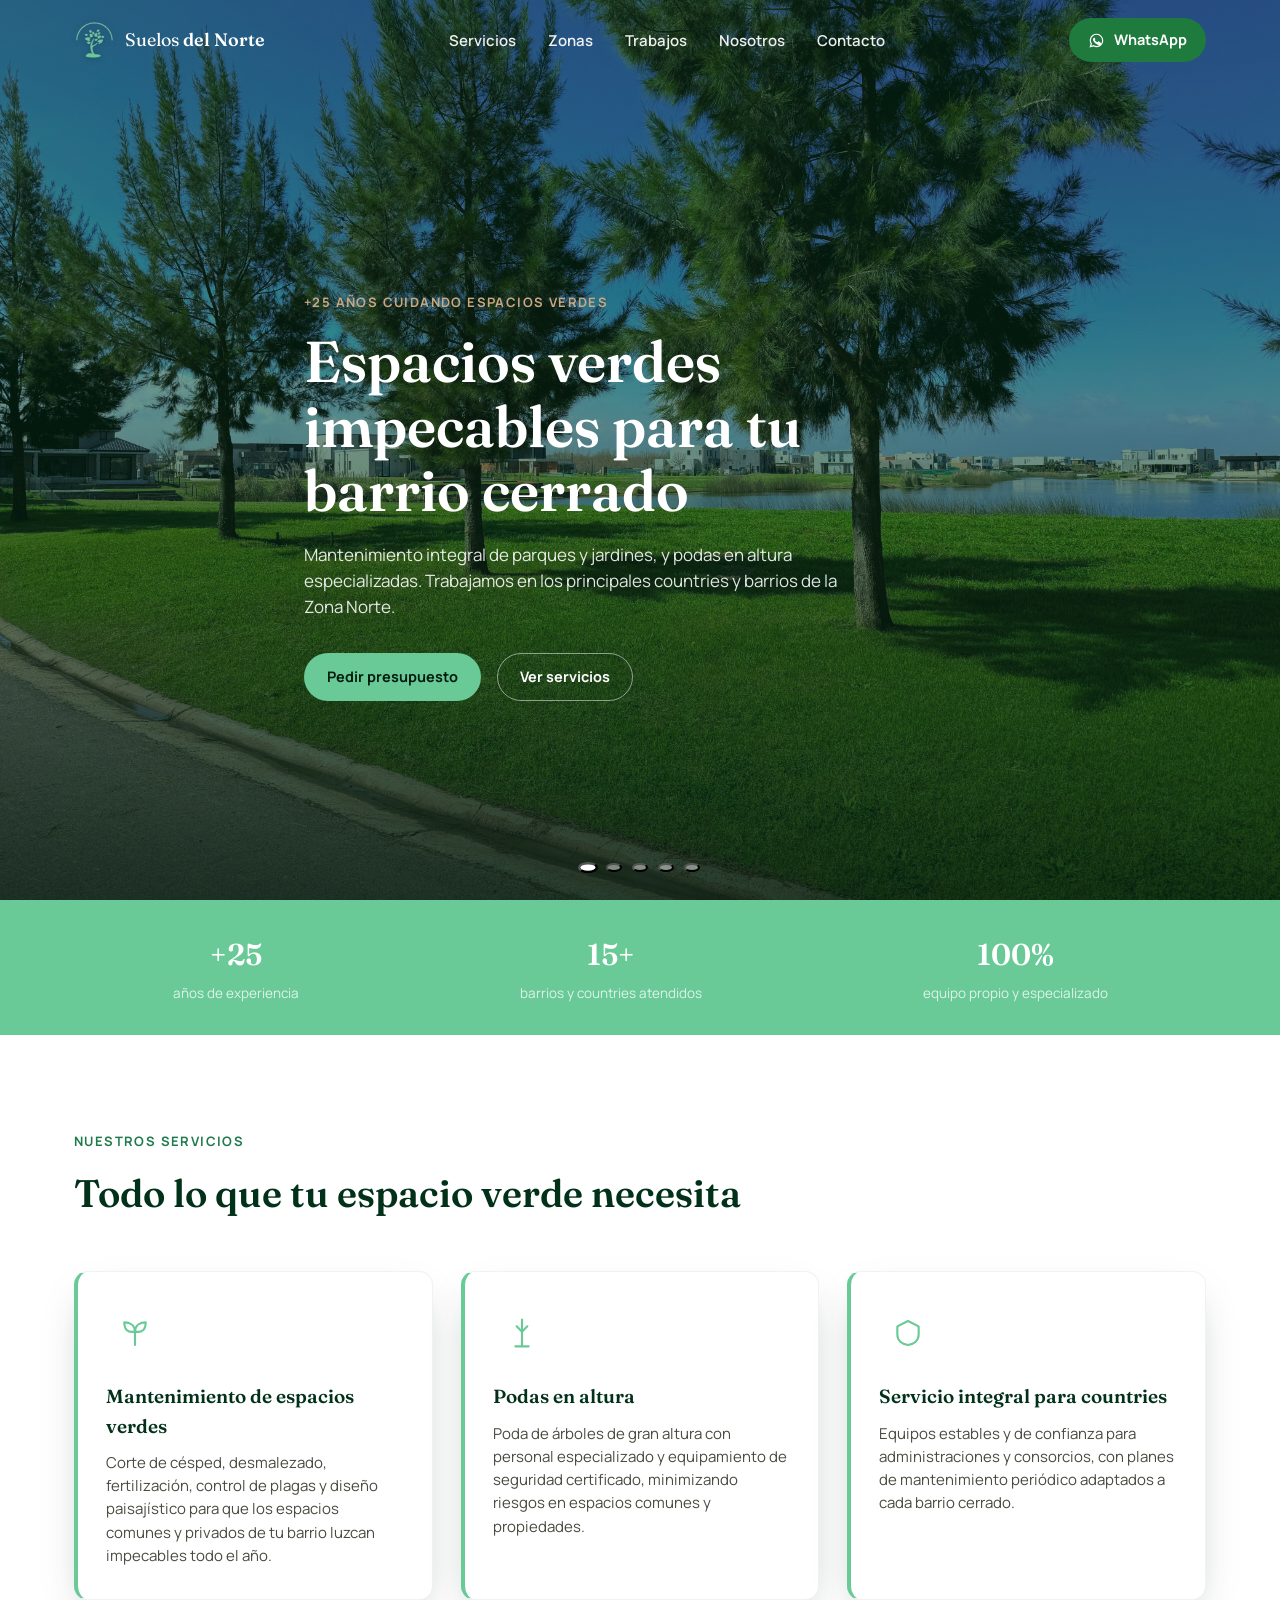
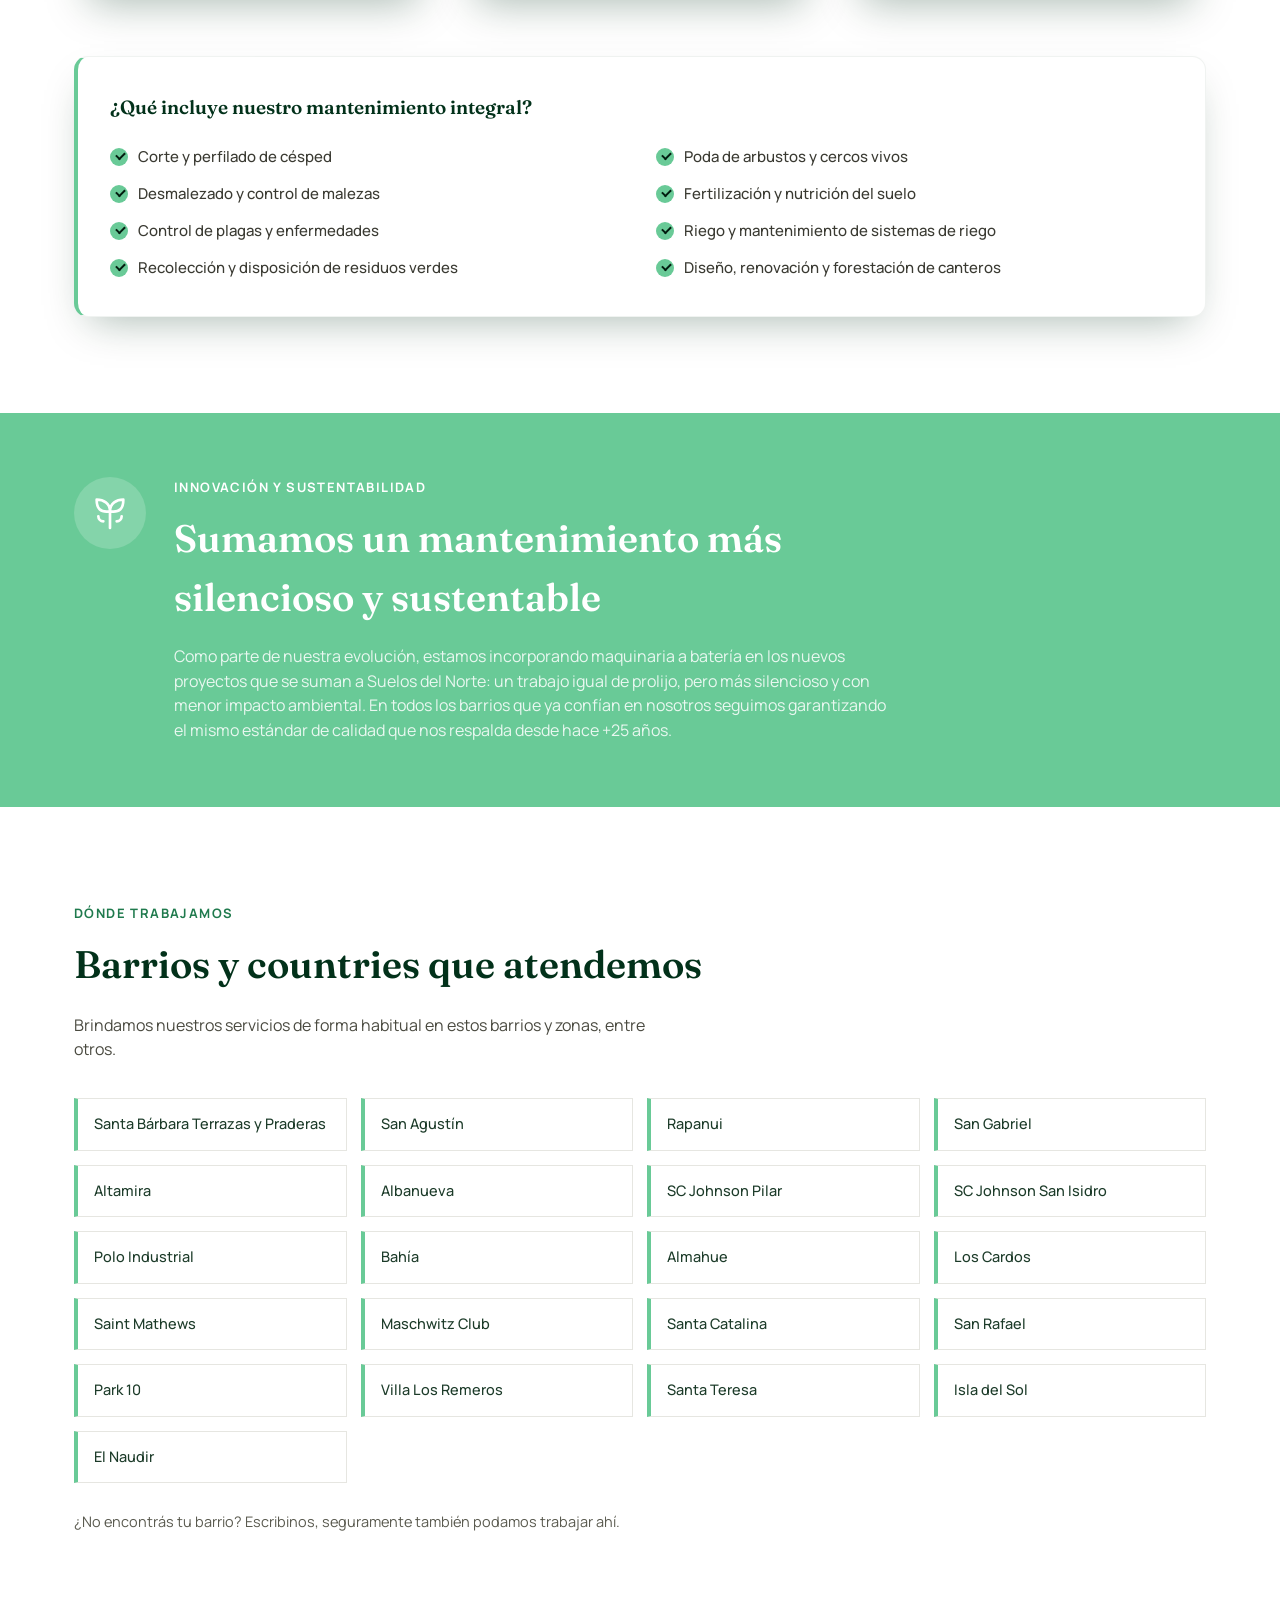
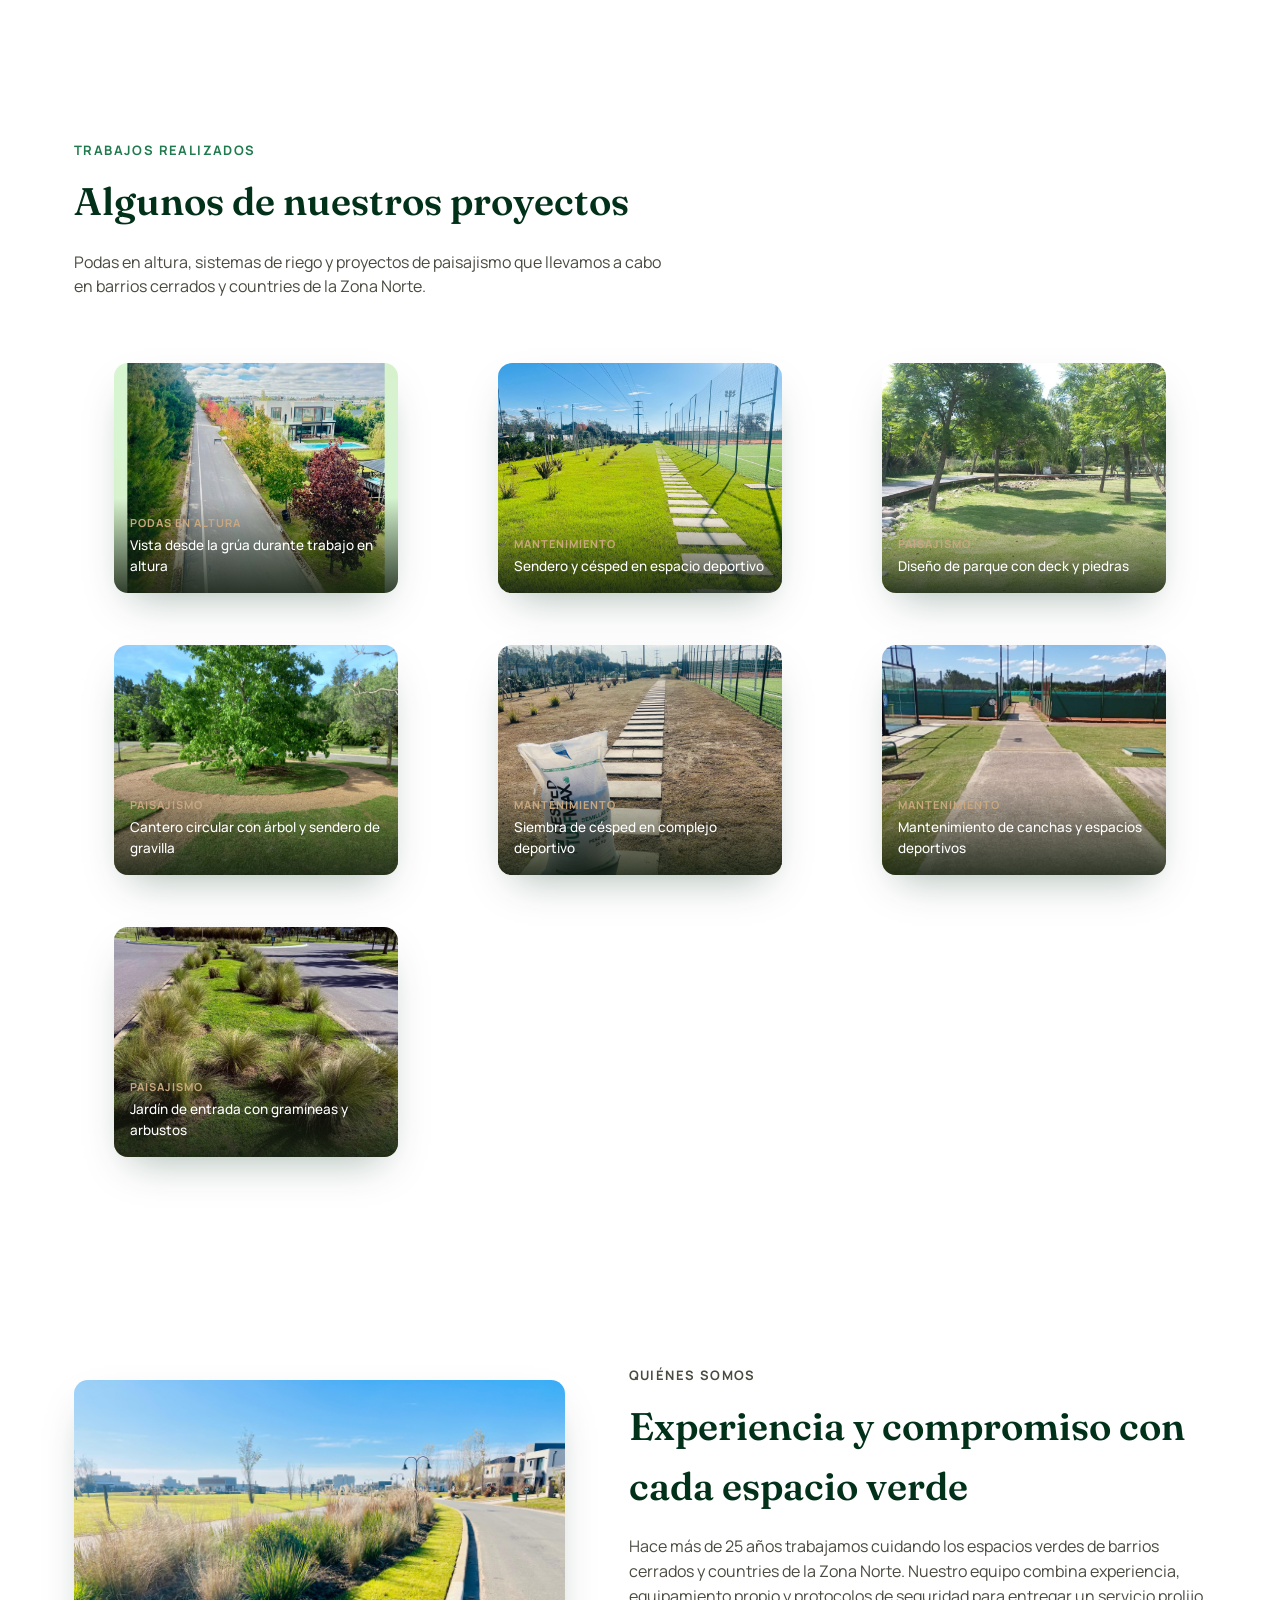
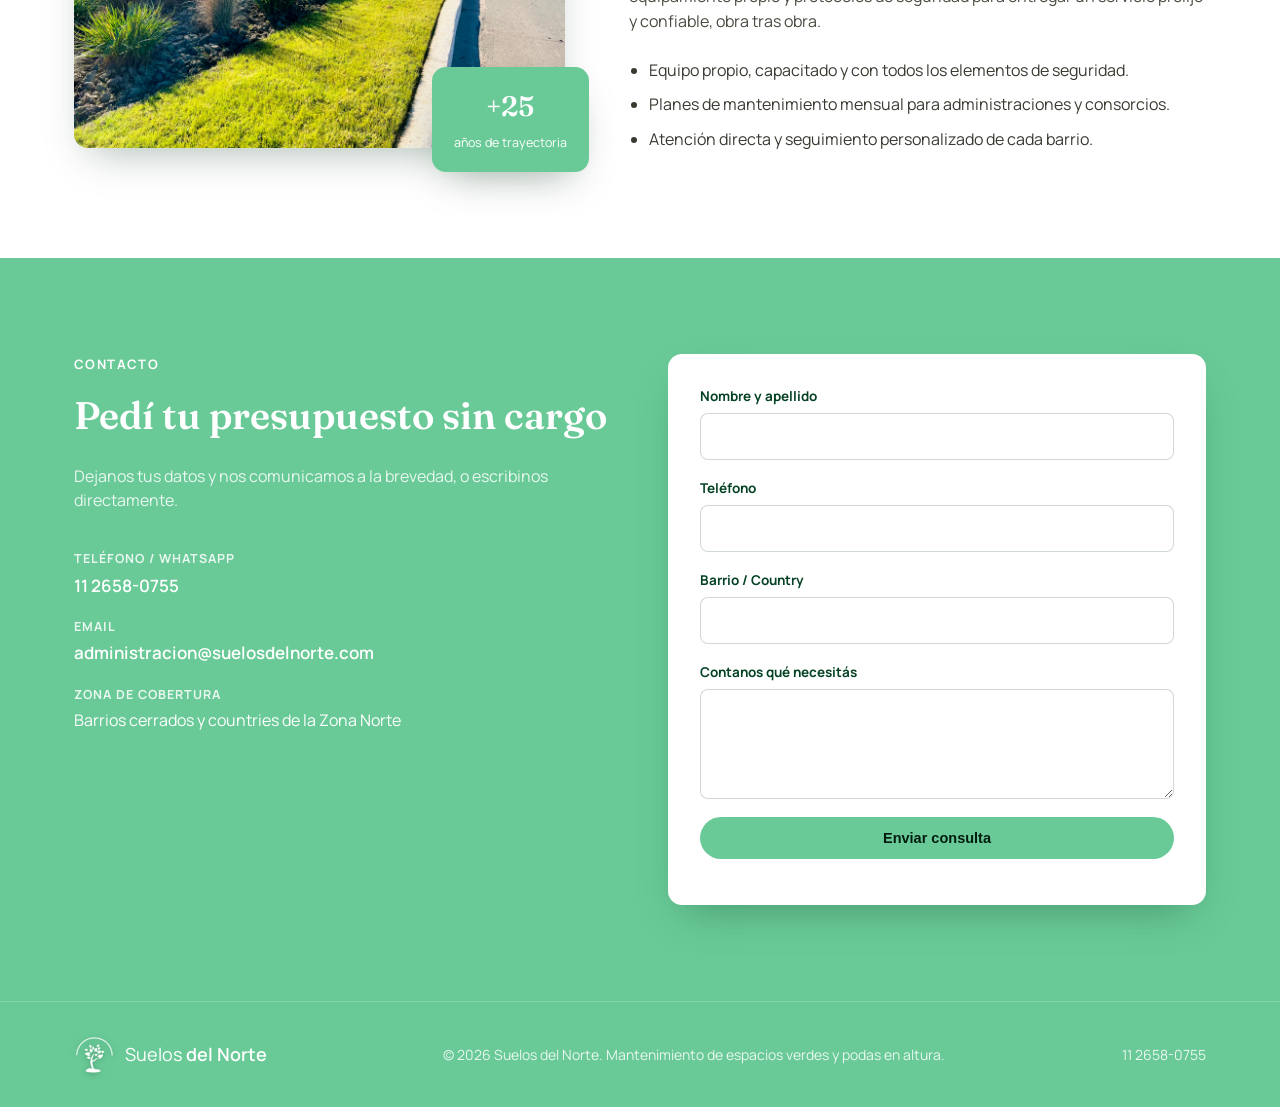
<file: index.html>
<!DOCTYPE html>
<html lang="es-AR">
<head>
<meta charset="UTF-8">
<meta name="viewport" content="width=device-width, initial-scale=1.0">
<title>Suelos del Norte | Mantenimiento de Espacios Verdes y Podas en Altura</title>
<meta name="description" content="Suelos del Norte: +25 años de experiencia en mantenimiento de espacios verdes y podas en altura para barrios cerrados de la Zona Norte.">
<link rel="icon" type="image/png" href="img/logo-icon-deep.png">
<link rel="preconnect" href="https://fonts.googleapis.com">
<link rel="preconnect" href="https://fonts.gstatic.com" crossorigin>
<link href="https://fonts.googleapis.com/css2?family=Fraunces:opsz,wght@9..144,500;9..144,600&family=Manrope:wght@400;500;600;700;800&display=swap" rel="stylesheet">
<link rel="stylesheet" href="css/styles.css">
</head>
<body>

<header class="site-header">
  <div class="container header-inner">
    <a href="#inicio" class="logo">
      <img src="img/logo-icon-deep.png" alt="Suelos del Norte" class="logo-mark-img">
      <span class="logo-text">Suelos <strong>del Norte</strong></span>
    </a>
    <nav class="main-nav" id="main-nav">
      <a href="#servicios">Servicios</a>
      <a href="#zonas">Zonas</a>
      <a href="#trabajos">Trabajos</a>
      <a href="#nosotros">Nosotros</a>
      <a href="#contacto">Contacto</a>
    </nav>
    <a href="https://wa.me/5491126580755" class="btn btn-whatsapp" target="_blank" rel="noopener">
      <svg viewBox="0 0 24 24" width="18" height="18" fill="currentColor" aria-hidden="true"><path d="M17.6 6.3A8.86 8.86 0 0 0 3.5 16.8L2 22l5.3-1.4a8.86 8.86 0 0 0 4.2 1.1h0a8.9 8.9 0 0 0 8.9-8.9 8.86 8.86 0 0 0-2.8-6.5Zm-6.1 13.7h0a7.4 7.4 0 0 1-3.8-1l-.3-.2-2.9.8.8-2.8-.2-.3a7.4 7.4 0 0 1 11.5-9.2 7.3 7.3 0 0 1 2.2 5.2 7.4 7.4 0 0 1-7.3 7.5Zm4-5.5c-.2-.1-1.3-.6-1.5-.7-.2-.1-.3-.1-.5.1-.1.2-.5.7-.7.8-.1.2-.3.2-.5.1-1.3-.6-2.2-1.1-3-2.5-.2-.4.2-.4.5-1.2.1-.2 0-.3-.1-.5l-.6-1.4c-.1-.4-.3-.3-.5-.3h-.4c-.2 0-.5.1-.7.3-.2.2-.9.9-.9 2.1s.9 2.4 1.1 2.6c.1.2 1.9 2.9 4.6 4 2.7 1 2.7.7 3.2.6.5 0 1.5-.6 1.7-1.2.2-.6.2-1.1.1-1.2-.1-.1-.2-.2-.4-.3Z"/></svg>
      <span>WhatsApp</span>
    </a>
    <button class="nav-toggle" id="nav-toggle" aria-label="Abrir menú">
      <span></span><span></span><span></span>
    </button>
  </div>
</header>

<section class="hero" id="inicio">
  <div class="hero-slider" id="hero-slider">
    <div class="hero-slide is-active" style="background-image:url('img/1ac948ef-e377-4abc-8f47-7b3ca926e566.jpg')"></div>
    <div class="hero-slide" style="background-image:url('img/2b776fab-27f0-491b-acc0-327447499496.jpg')"></div>
    <div class="hero-slide" style="background-image:url('img/cd03dcb8-be59-4fcb-b36d-72829f49072d.jpg')"></div>
    <div class="hero-slide" style="background-image:url('img/b3b78457-400d-428a-89a5-c677c83b9aba.jpg')"></div>
    <div class="hero-slide" style="background-image:url('img/f5b63495-2d6e-45e5-9e0f-f9f011cee8bc.jpg')"></div>
  </div>
  <div class="hero-overlay"></div>
  <div class="container hero-content">
    <p class="eyebrow">+25 años cuidando espacios verdes</p>
    <h1>Espacios verdes impecables para tu barrio cerrado</h1>
    <p class="hero-lead">Mantenimiento integral de parques y jardines, y podas en altura especializadas. Trabajamos en los principales countries y barrios de la Zona Norte.</p>
    <div class="hero-actions">
      <a href="#contacto" class="btn btn-primary">Pedir presupuesto</a>
      <a href="#servicios" class="btn btn-ghost">Ver servicios</a>
    </div>
  </div>
  <div class="hero-dots" id="hero-dots"></div>
</section>

<section class="strip">
  <div class="container strip-inner">
    <div class="strip-item">
      <span class="strip-number">+25</span>
      <span class="strip-label">años de experiencia</span>
    </div>
    <div class="strip-item">
      <span class="strip-number">15+</span>
      <span class="strip-label">barrios y countries atendidos</span>
    </div>
    <div class="strip-item">
      <span class="strip-number">100%</span>
      <span class="strip-label">equipo propio y especializado</span>
    </div>
  </div>
</section>

<section class="section" id="servicios">
  <div class="container">
    <p class="section-eyebrow">Nuestros servicios</p>
    <h2 class="section-title">Todo lo que tu espacio verde necesita</h2>
    <div class="services-grid">
      <article class="service-card">
        <div class="service-icon">
          <svg viewBox="0 0 24 24" width="32" height="32" fill="none" stroke="currentColor" stroke-width="1.6"><path d="M12 21V11M12 11C12 6 8 4 4 4c0 5 2 8 8 7Zm0 0c0-5 4-7 8-7 0 5-2 8-8 7Z" stroke-linecap="round" stroke-linejoin="round"/></svg>
        </div>
        <h3>Mantenimiento de espacios verdes</h3>
        <p>Corte de césped, desmalezado, fertilización, control de plagas y diseño paisajístico para que los espacios comunes y privados de tu barrio luzcan impecables todo el año.</p>
      </article>
      <article class="service-card">
        <div class="service-icon">
          <svg viewBox="0 0 24 24" width="32" height="32" fill="none" stroke="currentColor" stroke-width="1.6"><path d="M12 2v9m0 0L8 7m4 4 4-4M12 11v11M7 22h10" stroke-linecap="round" stroke-linejoin="round"/></svg>
        </div>
        <h3>Podas en altura</h3>
        <p>Poda de árboles de gran altura con personal especializado y equipamiento de seguridad certificado, minimizando riesgos en espacios comunes y propiedades.</p>
      </article>
      <article class="service-card">
        <div class="service-icon">
          <svg viewBox="0 0 24 24" width="32" height="32" fill="none" stroke="currentColor" stroke-width="1.6"><path d="M12 3 4 7v6c0 5 4 7.5 8 8 4-.5 8-3 8-8V7l-8-4Z" stroke-linecap="round" stroke-linejoin="round"/></svg>
        </div>
        <h3>Servicio integral para countries</h3>
        <p>Equipos estables y de confianza para administraciones y consorcios, con planes de mantenimiento periódico adaptados a cada barrio cerrado.</p>
      </article>
    </div>

    <div class="checklist-block">
      <h3 class="checklist-title">¿Qué incluye nuestro mantenimiento integral?</h3>
      <ul class="checklist-grid">
        <li>Corte y perfilado de césped</li>
        <li>Poda de arbustos y cercos vivos</li>
        <li>Desmalezado y control de malezas</li>
        <li>Fertilización y nutrición del suelo</li>
        <li>Control de plagas y enfermedades</li>
        <li>Riego y mantenimiento de sistemas de riego</li>
        <li>Recolección y disposición de residuos verdes</li>
        <li>Diseño, renovación y forestación de canteros</li>
      </ul>
    </div>
  </div>
</section>

<section class="section section-eco">
  <div class="container eco-grid">
    <div class="eco-icon">
      <svg viewBox="0 0 24 24" width="40" height="40" fill="none" stroke="currentColor" stroke-width="1.6"><path d="M12 21V11M12 11C12 6 8 4 4 4c0 5 2 8 8 7Zm0 0c0-5 4-7 8-7 0 5-2 8-8 7Z" stroke-linecap="round" stroke-linejoin="round"/><path d="M5 14a3 3 0 0 0 3 3M19 14a3 3 0 0 1-3 3" stroke-linecap="round"/></svg>
    </div>
    <div>
      <p class="section-eyebrow">Innovación y sustentabilidad</p>
      <h2 class="section-title">Sumamos un mantenimiento más silencioso y sustentable</h2>
      <p class="section-lead">Como parte de nuestra evolución, estamos incorporando maquinaria a batería en los nuevos proyectos que se suman a Suelos del Norte: un trabajo igual de prolijo, pero más silencioso y con menor impacto ambiental. En todos los barrios que ya confían en nosotros seguimos garantizando el mismo estándar de calidad que nos respalda desde hace +25 años.</p>
    </div>
  </div>
</section>

<section class="section section-alt" id="zonas">
  <div class="container">
    <p class="section-eyebrow">Dónde trabajamos</p>
    <h2 class="section-title">Barrios y countries que atendemos</h2>
    <p class="section-lead">Brindamos nuestros servicios de forma habitual en estos barrios y zonas, entre otros.</p>
    <ul class="zones-grid">
      <li>Santa Bárbara Terrazas y Praderas</li>
      <li>San Agustín</li>
      <li>Rapanui</li>
      <li>San Gabriel</li>
      <li>Altamira</li>
      <li>Albanueva</li>
      <li>SC Johnson Pilar</li>
      <li>SC Johnson San Isidro</li>
      <li>Polo Industrial</li>
      <li>Bahía</li>
      <li>Almahue</li>
      <li>Los Cardos</li>
      <li>Saint Mathews</li>
      <li>Maschwitz Club</li>
      <li>Santa Catalina</li>
      <li>San Rafael</li>
      <li>Park 10</li>
      <li>Villa Los Remeros</li>
      <li>Santa Teresa</li>
      <li>Isla del Sol</li>
      <li>El Naudir</li>
    </ul>
    <p class="zones-note">¿No encontrás tu barrio? Escribinos, seguramente también podamos trabajar ahí.</p>
  </div>
</section>

<section class="section" id="trabajos">
  <div class="container">
    <p class="section-eyebrow">Trabajos realizados</p>
    <h2 class="section-title">Algunos de nuestros proyectos</h2>
    <p class="section-lead">Podas en altura, sistemas de riego y proyectos de paisajismo que llevamos a cabo en barrios cerrados y countries de la Zona Norte.</p>
    <div class="gallery-grid">
      <figure class="gallery-item">
        <img src="img/09%2005.jpg" alt="Vista desde la grúa durante trabajo de poda en altura" loading="lazy">
        <figcaption><span class="gallery-tag">Podas en altura</span>Vista desde la grúa durante trabajo en altura</figcaption>
      </figure>
      <figure class="gallery-item">
        <img src="img/829f7869-98f8-4151-8b2a-2651a69d367b.jpg" alt="Sendero y cancha con césped impecable" loading="lazy">
        <figcaption><span class="gallery-tag">Mantenimiento</span>Sendero y césped en espacio deportivo</figcaption>
      </figure>
      <figure class="gallery-item">
        <img src="img/5bfdea79-d52c-4784-9843-e454096afe39.jpg" alt="Parque con deck de madera y piedras" loading="lazy">
        <figcaption><span class="gallery-tag">Paisajismo</span>Diseño de parque con deck y piedras</figcaption>
      </figure>
      <figure class="gallery-item">
        <img src="img/84b39e7e-cee6-4a87-8f4d-7da852ee9b89.jpg" alt="Cantero circular con árbol y sendero de gravilla" loading="lazy">
        <figcaption><span class="gallery-tag">Paisajismo</span>Cantero circular con árbol y sendero de gravilla</figcaption>
      </figure>
      <figure class="gallery-item">
        <img src="img/11a45e5b-b545-4018-832a-292fa8285455.jpg" alt="Siembra de césped en complejo deportivo" loading="lazy">
        <figcaption><span class="gallery-tag">Mantenimiento</span>Siembra de césped en complejo deportivo</figcaption>
      </figure>
      <figure class="gallery-item">
        <img src="img/DEPORTIVO%206.jpg" alt="Mantenimiento de cancha deportiva" loading="lazy">
        <figcaption><span class="gallery-tag">Mantenimiento</span>Mantenimiento de canchas y espacios deportivos</figcaption>
      </figure>
      <figure class="gallery-item">
        <img src="img/ENTRADA.jpg" alt="Jardín de entrada al barrio con gramíneas" loading="lazy">
        <figcaption><span class="gallery-tag">Paisajismo</span>Jardín de entrada con gramíneas y arbustos</figcaption>
      </figure>
    </div>
  </div>
</section>

<section class="section" id="nosotros">
  <div class="container about-grid">
    <div class="about-media">
      <img src="img/nueva%201.jpg" alt="Jardín con agapantos y pasarela de madera" loading="lazy">
      <div class="about-badge">
        <span class="about-badge-number">+25</span>
        <span>años de trayectoria</span>
      </div>
    </div>
    <div class="about-content">
      <p class="section-eyebrow">Quiénes somos</p>
      <h2 class="section-title">Experiencia y compromiso con cada espacio verde</h2>
      <p>Hace más de 25 años trabajamos cuidando los espacios verdes de barrios cerrados y countries de la Zona Norte. Nuestro equipo combina experiencia, equipamiento propio y protocolos de seguridad para entregar un servicio prolijo y confiable, obra tras obra.</p>
      <ul class="about-list">
        <li>Equipo propio, capacitado y con todos los elementos de seguridad.</li>
        <li>Planes de mantenimiento mensual para administraciones y consorcios.</li>
        <li>Atención directa y seguimiento personalizado de cada barrio.</li>
      </ul>
    </div>
  </div>
</section>

<section class="section section-contact" id="contacto">
  <div class="container contact-grid">
    <div class="contact-info">
      <p class="section-eyebrow">Contacto</p>
      <h2 class="section-title">Pedí tu presupuesto sin cargo</h2>
      <p class="section-lead">Dejanos tus datos y nos comunicamos a la brevedad, o escribinos directamente.</p>
      <ul class="contact-list">
        <li>
          <span class="contact-label">Teléfono / WhatsApp</span>
          <a href="https://wa.me/5491126580755" target="_blank" rel="noopener">11 2658-0755</a>
        </li>
        <li>
          <span class="contact-label">Email</span>
          <a href="mailto:administracion@suelosdelnorte.com">administracion@suelosdelnorte.com</a>
        </li>
        <li>
          <span class="contact-label">Zona de cobertura</span>
          <span>Barrios cerrados y countries de la Zona Norte</span>
        </li>
      </ul>
    </div>
    <form class="contact-form" id="contact-form" action="https://formspree.io/f/TU_ID_DE_FORMSPREE" method="POST">
      <div class="form-row">
        <label for="nombre">Nombre y apellido</label>
        <input type="text" id="nombre" name="nombre" required>
      </div>
      <div class="form-row">
        <label for="telefono">Teléfono</label>
        <input type="tel" id="telefono" name="telefono" required>
      </div>
      <div class="form-row">
        <label for="barrio">Barrio / Country</label>
        <input type="text" id="barrio" name="barrio">
      </div>
      <div class="form-row">
        <label for="mensaje">Contanos qué necesitás</label>
        <textarea id="mensaje" name="mensaje" rows="4" required></textarea>
      </div>
      <button type="submit" class="btn btn-primary btn-block">Enviar consulta</button>
      <p class="form-note" id="form-note"></p>
    </form>
  </div>
</section>

<footer class="site-footer">
  <div class="container footer-inner">
    <div class="footer-brand">
      <img src="img/logo-icon-white.png" alt="Suelos del Norte" class="logo-mark-img">
      <span class="logo-text">Suelos <strong>del Norte</strong></span>
    </div>
    <p>© <span id="year"></span> Suelos del Norte. Mantenimiento de espacios verdes y podas en altura.</p>
    <a href="https://wa.me/5491126580755" target="_blank" rel="noopener">11 2658-0755</a>
  </div>
</footer>

<script src="js/script.js"></script>
</body>
</html>
</file>
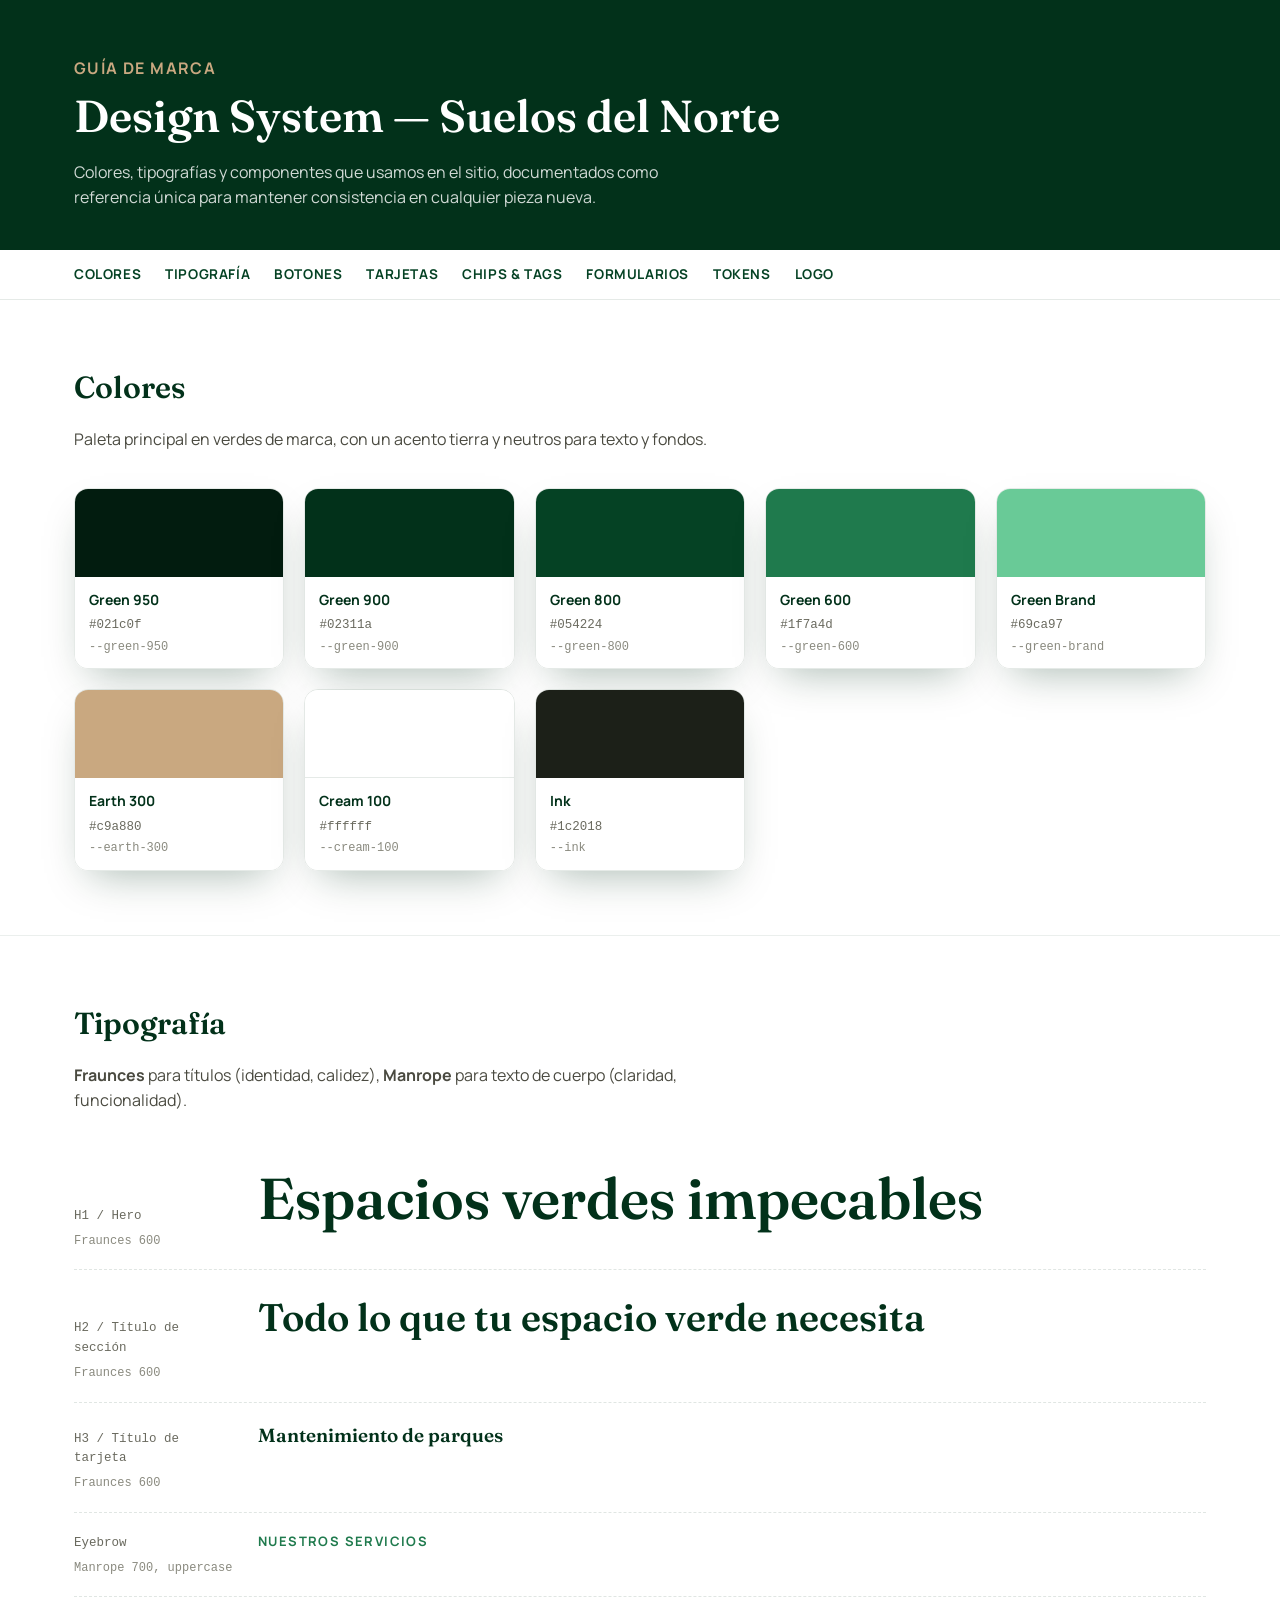
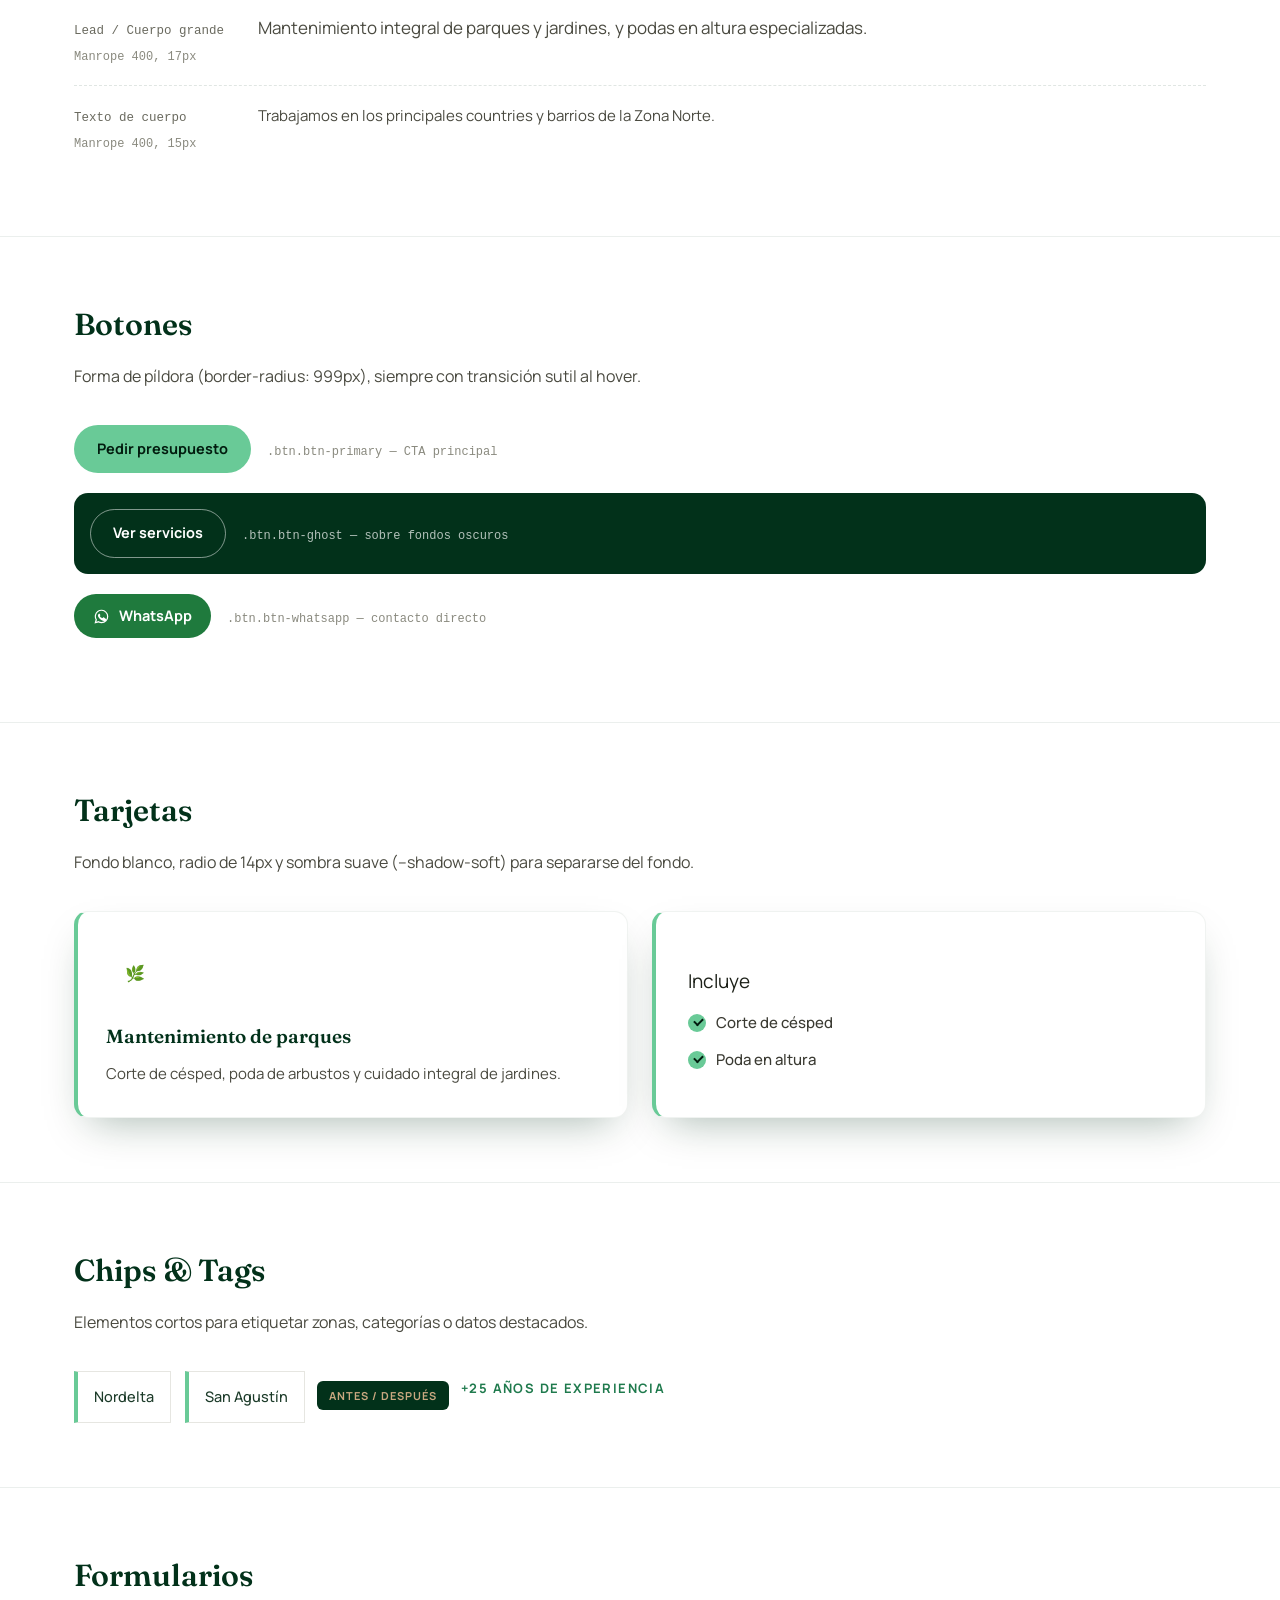
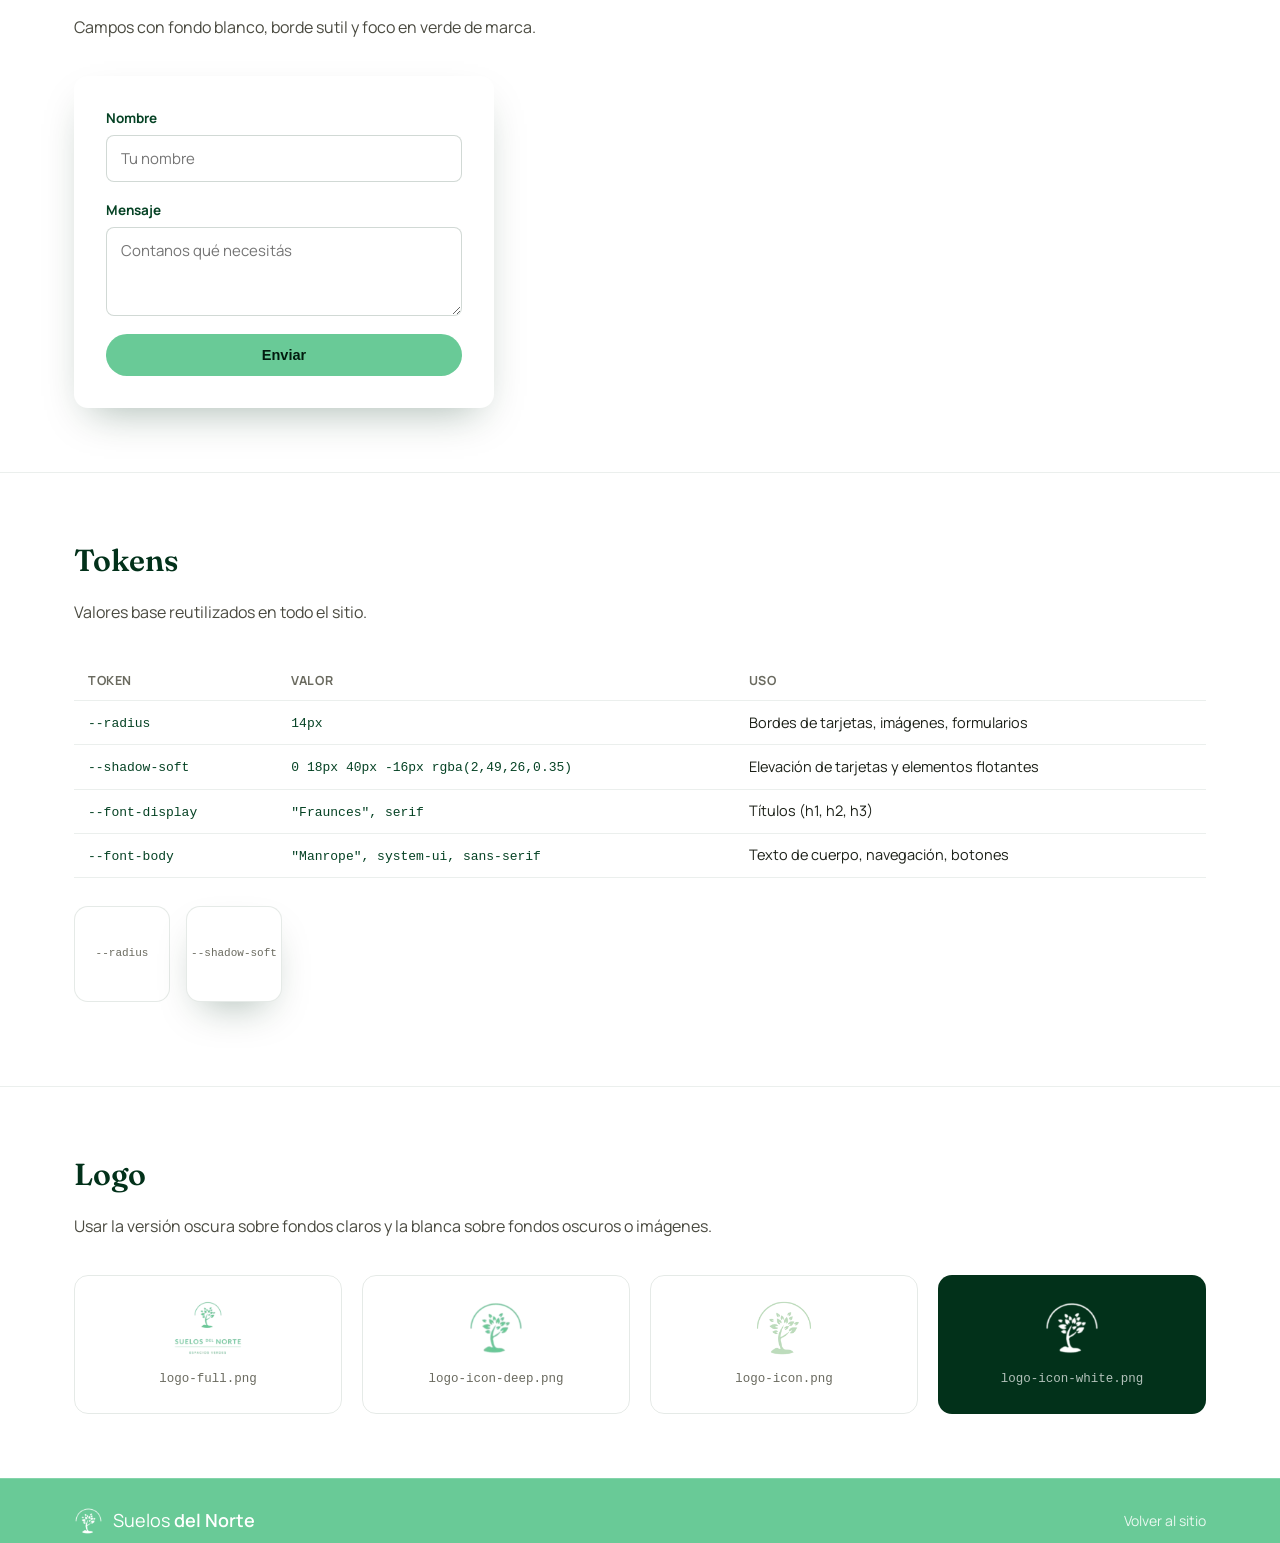
<file: design-system.html>
<!DOCTYPE html>
<html lang="es-AR">
<head>
<meta charset="UTF-8">
<meta name="viewport" content="width=device-width, initial-scale=1.0">
<title>Design System | Suelos del Norte</title>
<meta name="description" content="Guía visual de marca de Suelos del Norte: colores, tipografías, botones, tarjetas y demás componentes.">
<link rel="icon" type="image/png" href="img/logo-icon-deep.png">
<link rel="preconnect" href="https://fonts.googleapis.com">
<link rel="preconnect" href="https://fonts.gstatic.com" crossorigin>
<link href="https://fonts.googleapis.com/css2?family=Fraunces:opsz,wght@9..144,500;9..144,600&family=Manrope:wght@400;500;600;700;800&display=swap" rel="stylesheet">
<link rel="stylesheet" href="css/styles.css">
<link rel="stylesheet" href="css/design-system.css">
</head>
<body class="ds-body">

<header class="ds-header">
  <div class="container">
    <p class="eyebrow">Guía de marca</p>
    <h1>Design System — Suelos del Norte</h1>
    <p>Colores, tipografías y componentes que usamos en el sitio, documentados como referencia única para mantener consistencia en cualquier pieza nueva.</p>
  </div>
</header>

<nav class="ds-nav">
  <div class="container">
    <a href="#colores">Colores</a>
    <a href="#tipografia">Tipografía</a>
    <a href="#botones">Botones</a>
    <a href="#tarjetas">Tarjetas</a>
    <a href="#chips">Chips &amp; Tags</a>
    <a href="#formularios">Formularios</a>
    <a href="#tokens">Tokens</a>
    <a href="#logo">Logo</a>
  </div>
</nav>

<section class="ds-section" id="colores">
  <div class="container">
    <h2 class="ds-section-title">Colores</h2>
    <p class="ds-section-desc">Paleta principal en verdes de marca, con un acento tierra y neutros para texto y fondos.</p>
    <div class="ds-color-grid">
      <div class="ds-swatch">
        <div class="ds-swatch-color" style="background:var(--green-950)"></div>
        <div class="ds-swatch-meta"><span class="ds-swatch-name">Green 950</span><span class="ds-swatch-hex">#021c0f</span><span class="ds-swatch-var">--green-950</span></div>
      </div>
      <div class="ds-swatch">
        <div class="ds-swatch-color" style="background:var(--green-900)"></div>
        <div class="ds-swatch-meta"><span class="ds-swatch-name">Green 900</span><span class="ds-swatch-hex">#02311a</span><span class="ds-swatch-var">--green-900</span></div>
      </div>
      <div class="ds-swatch">
        <div class="ds-swatch-color" style="background:var(--green-800)"></div>
        <div class="ds-swatch-meta"><span class="ds-swatch-name">Green 800</span><span class="ds-swatch-hex">#054224</span><span class="ds-swatch-var">--green-800</span></div>
      </div>
      <div class="ds-swatch">
        <div class="ds-swatch-color" style="background:var(--green-600)"></div>
        <div class="ds-swatch-meta"><span class="ds-swatch-name">Green 600</span><span class="ds-swatch-hex">#1f7a4d</span><span class="ds-swatch-var">--green-600</span></div>
      </div>
      <div class="ds-swatch">
        <div class="ds-swatch-color" style="background:var(--green-brand)"></div>
        <div class="ds-swatch-meta"><span class="ds-swatch-name">Green Brand</span><span class="ds-swatch-hex">#69ca97</span><span class="ds-swatch-var">--green-brand</span></div>
      </div>
      <div class="ds-swatch">
        <div class="ds-swatch-color" style="background:var(--earth-300)"></div>
        <div class="ds-swatch-meta"><span class="ds-swatch-name">Earth 300</span><span class="ds-swatch-hex">#c9a880</span><span class="ds-swatch-var">--earth-300</span></div>
      </div>
      <div class="ds-swatch">
        <div class="ds-swatch-color" style="background:var(--cream-100); border-bottom:1px solid rgba(2,49,26,0.1)"></div>
        <div class="ds-swatch-meta"><span class="ds-swatch-name">Cream 100</span><span class="ds-swatch-hex">#ffffff</span><span class="ds-swatch-var">--cream-100</span></div>
      </div>
      <div class="ds-swatch">
        <div class="ds-swatch-color" style="background:var(--ink)"></div>
        <div class="ds-swatch-meta"><span class="ds-swatch-name">Ink</span><span class="ds-swatch-hex">#1c2018</span><span class="ds-swatch-var">--ink</span></div>
      </div>
    </div>
  </div>
</section>

<section class="ds-section" id="tipografia">
  <div class="container">
    <h2 class="ds-section-title">Tipografía</h2>
    <p class="ds-section-desc"><strong>Fraunces</strong> para títulos (identidad, calidez), <strong>Manrope</strong> para texto de cuerpo (claridad, funcionalidad).</p>

    <div class="ds-type-row">
      <span class="ds-type-label">H1 / Hero<br><span class="ds-font-tag">Fraunces 600</span></span>
      <div class="ds-type-sample"><h1 style="font-size:clamp(2.2rem,5vw,3.6rem); line-height:1.12;">Espacios verdes impecables</h1></div>
    </div>
    <div class="ds-type-row">
      <span class="ds-type-label">H2 / Título de sección<br><span class="ds-font-tag">Fraunces 600</span></span>
      <div class="ds-type-sample"><h2 class="section-title" style="margin:0;">Todo lo que tu espacio verde necesita</h2></div>
    </div>
    <div class="ds-type-row">
      <span class="ds-type-label">H3 / Título de tarjeta<br><span class="ds-font-tag">Fraunces 600</span></span>
      <div class="ds-type-sample"><h3 style="margin:0; font-size:19px;">Mantenimiento de parques</h3></div>
    </div>
    <div class="ds-type-row">
      <span class="ds-type-label">Eyebrow<br><span class="ds-font-tag">Manrope 700, uppercase</span></span>
      <div class="ds-type-sample"><p class="section-eyebrow" style="margin:0;">Nuestros servicios</p></div>
    </div>
    <div class="ds-type-row">
      <span class="ds-type-label">Lead / Cuerpo grande<br><span class="ds-font-tag">Manrope 400, 17px</span></span>
      <div class="ds-type-sample"><p style="margin:0; font-size:17px; color:#4a4a40;">Mantenimiento integral de parques y jardines, y podas en altura especializadas.</p></div>
    </div>
    <div class="ds-type-row">
      <span class="ds-type-label">Texto de cuerpo<br><span class="ds-font-tag">Manrope 400, 15px</span></span>
      <div class="ds-type-sample"><p style="margin:0; font-size:15px; color:#4a4a40;">Trabajamos en los principales countries y barrios de la Zona Norte.</p></div>
    </div>
  </div>
</section>

<section class="ds-section" id="botones">
  <div class="container">
    <h2 class="ds-section-title">Botones</h2>
    <p class="ds-section-desc">Forma de píldora (border-radius: 999px), siempre con transición sutil al hover.</p>
    <div class="ds-swatch-block">
      <a href="#" class="btn btn-primary" onclick="return false">Pedir presupuesto</a>
      <span class="ds-font-tag">.btn.btn-primary — CTA principal</span>
    </div>
    <div class="ds-swatch-block" style="background:var(--green-900); padding:16px; border-radius:14px;">
      <a href="#" class="btn btn-ghost" onclick="return false">Ver servicios</a>
      <span class="ds-font-tag" style="color:rgba(255,255,255,0.7)">.btn.btn-ghost — sobre fondos oscuros</span>
    </div>
    <div class="ds-swatch-block">
      <a href="#" class="btn btn-whatsapp" onclick="return false">
        <svg viewBox="0 0 24 24" width="18" height="18" fill="currentColor" aria-hidden="true"><path d="M17.6 6.3A8.86 8.86 0 0 0 3.5 16.8L2 22l5.3-1.4a8.86 8.86 0 0 0 4.2 1.1h0a8.9 8.9 0 0 0 8.9-8.9 8.86 8.86 0 0 0-2.8-6.5Zm-6.1 13.7h0a7.4 7.4 0 0 1-3.8-1l-.3-.2-2.9.8.8-2.8-.2-.3a7.4 7.4 0 0 1 11.5-9.2 7.3 7.3 0 0 1 2.2 5.2 7.4 7.4 0 0 1-7.3 7.5Zm4-5.5c-.2-.1-1.3-.6-1.5-.7-.2-.1-.3-.1-.5.1-.1.2-.5.7-.7.8-.1.2-.3.2-.5.1-1.3-.6-2.2-1.1-3-2.5-.2-.4.2-.4.5-1.2.1-.2 0-.3-.1-.5l-.6-1.4c-.1-.4-.3-.3-.5-.3h-.4c-.2 0-.5.1-.7.3-.2.2-.9.9-.9 2.1s.9 2.4 1.1 2.6c.1.2 1.9 2.9 4.6 4 2.7 1 2.7.7 3.2.6.5 0 1.5-.6 1.7-1.2.2-.6.2-1.1.1-1.2-.1-.1-.2-.2-.4-.3Z"/></svg>
        <span>WhatsApp</span>
      </a>
      <span class="ds-font-tag">.btn.btn-whatsapp — contacto directo</span>
    </div>
  </div>
</section>

<section class="ds-section" id="tarjetas">
  <div class="container">
    <h2 class="ds-section-title">Tarjetas</h2>
    <p class="ds-section-desc">Fondo blanco, radio de 14px y sombra suave (--shadow-soft) para separarse del fondo.</p>
    <div class="ds-card-grid">
      <div class="service-card">
        <div class="service-icon">🌿</div>
        <h3>Mantenimiento de parques</h3>
        <p>Corte de césped, poda de arbustos y cuidado integral de jardines.</p>
      </div>
      <div class="checklist-block" style="margin-top:0;">
        <p class="checklist-title" style="margin-bottom:14px;">Incluye</p>
        <ul class="checklist-grid" style="grid-template-columns:1fr;">
          <li>Corte de césped</li>
          <li>Poda en altura</li>
        </ul>
      </div>
    </div>
  </div>
</section>

<section class="ds-section" id="chips">
  <div class="container">
    <h2 class="ds-section-title">Chips &amp; Tags</h2>
    <p class="ds-section-desc">Elementos cortos para etiquetar zonas, categorías o datos destacados.</p>
    <div class="ds-chip-row">
      <ul class="zones-grid" style="display:inline-flex; grid-template-columns:none;">
        <li>Nordelta</li>
        <li>San Agustín</li>
      </ul>
      <span class="gallery-tag" style="background:var(--green-900); padding:6px 12px; border-radius:6px;">Antes / Después</span>
      <span class="eyebrow" style="color:var(--green-600);">+25 años de experiencia</span>
    </div>
  </div>
</section>

<section class="ds-section" id="formularios">
  <div class="container">
    <h2 class="ds-section-title">Formularios</h2>
    <p class="ds-section-desc">Campos con fondo blanco, borde sutil y foco en verde de marca.</p>
    <form class="contact-form" style="max-width:420px;" onsubmit="return false">
      <div class="form-row">
        <label>Nombre</label>
        <input type="text" placeholder="Tu nombre">
      </div>
      <div class="form-row">
        <label>Mensaje</label>
        <textarea rows="3" placeholder="Contanos qué necesitás"></textarea>
      </div>
      <button class="btn btn-primary btn-block" type="submit">Enviar</button>
    </form>
  </div>
</section>

<section class="ds-section" id="tokens">
  <div class="container">
    <h2 class="ds-section-title">Tokens</h2>
    <p class="ds-section-desc">Valores base reutilizados en todo el sitio.</p>
    <table class="ds-token-table">
      <thead><tr><th>Token</th><th>Valor</th><th>Uso</th></tr></thead>
      <tbody>
        <tr><td><code>--radius</code></td><td><code>14px</code></td><td>Bordes de tarjetas, imágenes, formularios</td></tr>
        <tr><td><code>--shadow-soft</code></td><td><code>0 18px 40px -16px rgba(2,49,26,0.35)</code></td><td>Elevación de tarjetas y elementos flotantes</td></tr>
        <tr><td><code>--font-display</code></td><td><code>"Fraunces", serif</code></td><td>Títulos (h1, h2, h3)</td></tr>
        <tr><td><code>--font-body</code></td><td><code>"Manrope", system-ui, sans-serif</code></td><td>Texto de cuerpo, navegación, botones</td></tr>
      </tbody>
    </table>
    <div class="ds-swatch-block" style="margin-top:28px;">
      <div class="ds-radius-demo" style="border-radius:14px;">--radius</div>
      <div class="ds-shadow-demo" style="border-radius:14px; box-shadow:var(--shadow-soft);">--shadow-soft</div>
    </div>
  </div>
</section>

<section class="ds-section" id="logo" style="border-bottom:none;">
  <div class="container">
    <h2 class="ds-section-title">Logo</h2>
    <p class="ds-section-desc">Usar la versión oscura sobre fondos claros y la blanca sobre fondos oscuros o imágenes.</p>
    <div class="ds-logo-grid">
      <div class="ds-logo-card">
        <img src="img/logo-full.png" alt="Logo completo">
        <span>logo-full.png</span>
      </div>
      <div class="ds-logo-card">
        <img src="img/logo-icon-deep.png" alt="Ícono oscuro">
        <span>logo-icon-deep.png</span>
      </div>
      <div class="ds-logo-card">
        <img src="img/logo-icon.png" alt="Ícono">
        <span>logo-icon.png</span>
      </div>
      <div class="ds-logo-card is-dark">
        <img src="img/logo-icon-white.png" alt="Ícono blanco">
        <span>logo-icon-white.png</span>
      </div>
    </div>
  </div>
</section>

<footer class="site-footer">
  <div class="container footer-inner">
    <div class="footer-brand">
      <img src="img/logo-icon-white.png" alt="Suelos del Norte" style="height:28px;">
      <span class="logo-text">Suelos <strong>del Norte</strong></span>
    </div>
    <a href="index.html">Volver al sitio</a>
  </div>
</footer>

</body>
</html>
</file>
<file: css/styles.css>
:root {
  --green-950: #021c0f;
  --green-900: #02311a;
  --green-800: #054224;
  --green-600: #1f7a4d;
  --green-brand: #69ca97;
  --earth-300: #c9a880;
  --cream-100: #ffffff;
  --cream-200: #ffffff;
  --ink: #1c2018;
  --white: #ffffff;
  --radius: 14px;
  --shadow-soft: 0 18px 40px -16px rgba(2, 49, 26, 0.35);
  --font-display: "Fraunces", serif;
  --font-body: "Manrope", system-ui, sans-serif;
}

* { box-sizing: border-box; }

html { scroll-behavior: smooth; }

body {
  margin: 0;
  font-family: var(--font-body);
  color: var(--ink);
  background: var(--cream-100);
  line-height: 1.55;
}

img { max-width: 100%; display: block; }

a { color: inherit; text-decoration: none; }

.container {
  width: 100%;
  max-width: 1180px;
  margin: 0 auto;
  padding: 0 24px;
}

h1, h2, h3 { font-family: var(--font-display); font-weight: 600; margin: 0; color: var(--green-900); }

/* Header */
.site-header {
  position: fixed;
  top: 0;
  left: 0;
  right: 0;
  z-index: 50;
  background: rgba(247, 243, 234, 0.0);
  transition: background 0.3s ease, box-shadow 0.3s ease;
}
.site-header.is-scrolled {
  background: rgba(247, 243, 234, 0.96);
  box-shadow: 0 4px 24px -8px rgba(2, 49, 26, 0.25);
  backdrop-filter: blur(6px);
}
.header-inner {
  display: flex;
  align-items: center;
  justify-content: space-between;
  gap: 24px;
  padding-top: 18px;
  padding-bottom: 18px;
}
.logo { display: flex; align-items: center; gap: 10px; font-family: var(--font-display); }
.logo-mark-img {
  height: 40px;
  width: auto;
  filter: drop-shadow(0 1px 3px rgba(2, 28, 15, 0.3));
}
.logo-text { color: var(--green-900); font-size: 18px; }
.logo-text strong { font-weight: 600; }
.site-header:not(.is-scrolled) .logo-text { color: var(--cream-100); }

.main-nav { display: flex; gap: 32px; font-weight: 600; font-size: 15px; }
.main-nav a { color: var(--cream-100); opacity: 0.92; transition: opacity 0.2s; }
.site-header.is-scrolled .main-nav a { color: var(--green-900); }
.main-nav a:hover { opacity: 0.7; }

.btn {
  display: inline-flex;
  align-items: center;
  gap: 8px;
  padding: 12px 22px;
  border-radius: 999px;
  font-weight: 700;
  font-size: 14.5px;
  border: 1px solid transparent;
  cursor: pointer;
  transition: transform 0.15s ease, background 0.2s ease, color 0.2s ease, border-color 0.2s ease;
}
.btn:hover { transform: translateY(-1px); }
.btn-primary { background: var(--green-brand); color: var(--green-950); }
.btn-primary:hover { filter: brightness(0.93); }
.btn-ghost { background: transparent; color: var(--cream-100); border-color: rgba(255,255,255,0.5); }
.site-header.is-scrolled .btn-ghost { color: var(--green-900); border-color: var(--green-900); }
.btn-whatsapp { background: #1f7a3d; color: var(--white); padding: 10px 18px; }
.btn-whatsapp:hover { background: #176430; }
.btn-block { width: 100%; justify-content: center; }

.nav-toggle { display: none; flex-direction: column; gap: 5px; background: none; border: none; cursor: pointer; padding: 6px; }
.nav-toggle span { width: 24px; height: 2px; background: var(--cream-100); border-radius: 2px; }
.site-header.is-scrolled .nav-toggle span { background: var(--green-900); }

/* Hero */
.hero {
  position: relative;
  min-height: 100vh;
  display: flex;
  align-items: center;
  overflow: hidden;
  color: var(--white);
}
.hero-slider { position: absolute; inset: 0; }
.hero-slide {
  position: absolute;
  inset: 0;
  background-size: cover;
  background-position: center;
  opacity: 0;
  transform: scale(1.06);
  transition: opacity 1.4s ease, transform 6s ease;
}
.hero-slide.is-active { opacity: 1; transform: scale(1); }
.hero-overlay {
  position: absolute;
  inset: 0;
  background: linear-gradient(180deg, rgba(2,49,26,0.55) 0%, rgba(2,49,26,0.5) 45%, rgba(2,28,15,0.85) 100%);
}
.hero-content { position: relative; z-index: 2; max-width: 720px; padding-top: 80px; }
.eyebrow {
  display: inline-block;
  text-transform: uppercase;
  letter-spacing: 1.4px;
  font-size: 13px;
  font-weight: 700;
  color: var(--earth-300);
  margin-bottom: 18px;
}
.hero h1 {
  font-size: clamp(2.2rem, 5vw, 3.6rem);
  color: var(--white);
  line-height: 1.12;
  margin-bottom: 18px;
}
.hero-lead { font-size: 17px; color: rgba(255,255,255,0.88); max-width: 540px; margin-bottom: 32px; }
.hero-actions { display: flex; gap: 16px; flex-wrap: wrap; }

.hero-dots {
  position: absolute;
  bottom: 28px;
  left: 50%;
  transform: translateX(-50%);
  display: flex;
  gap: 10px;
  z-index: 2;
}
.hero-dot {
  width: 9px;
  height: 9px;
  border-radius: 50%;
  background: rgba(255,255,255,0.45);
  cursor: pointer;
  transition: background 0.2s, transform 0.2s;
}
.hero-dot.is-active { background: var(--white); transform: scale(1.25); }

/* Stats strip */
.strip { background: var(--green-brand); color: var(--white); padding: 32px 0; }
.strip-inner { display: flex; justify-content: space-around; flex-wrap: wrap; gap: 24px; text-align: center; }
.strip-item { display: flex; flex-direction: column; gap: 4px; }
.strip-number { font-family: var(--font-display); font-size: 30px; font-weight: 600; color: var(--white); }
.strip-label { font-size: 13.5px; opacity: 0.78; }

/* Sections */
.section { padding: 96px 0; }
.section-alt { background: var(--cream-200); }
.section-eyebrow {
  text-transform: uppercase;
  letter-spacing: 1.4px;
  font-size: 13px;
  font-weight: 700;
  color: var(--green-600);
  margin: 0 0 12px;
}
.section-title { font-size: clamp(1.7rem, 3.2vw, 2.4rem); margin-bottom: 18px; max-width: 680px; }
.section-lead { max-width: 600px; color: #4a4a40; margin-bottom: 36px; }

.services-grid { display: grid; grid-template-columns: repeat(3, 1fr); gap: 28px; margin-top: 48px; }
.service-card {
  background: var(--white);
  border-radius: var(--radius);
  padding: 32px 28px;
  box-shadow: var(--shadow-soft);
  border: 1px solid rgba(2,49,26,0.06);
  border-left: 4px solid var(--green-brand);
}
.service-icon {
  width: 58px;
  height: 58px;
  border-radius: 50%;
  background: var(--cream-200);
  color: var(--green-brand);
  display: grid;
  place-items: center;
  margin-bottom: 20px;
}
.service-card h3 { font-size: 19px; margin-bottom: 10px; }
.service-card p { color: #4a4a40; font-size: 15px; margin: 0; }

.checklist-block {
  margin-top: 56px;
  background: var(--white);
  border-radius: var(--radius);
  padding: 36px 32px;
  box-shadow: var(--shadow-soft);
  border: 1px solid rgba(2,49,26,0.06);
  border-left: 4px solid var(--green-brand);
}
.checklist-title { font-size: 19px; margin-bottom: 22px; }
.checklist-grid {
  list-style: none;
  margin: 0;
  padding: 0;
  display: grid;
  grid-template-columns: repeat(2, 1fr);
  gap: 14px 28px;
}
.checklist-grid li {
  position: relative;
  padding-left: 28px;
  font-size: 15px;
  color: #3a3a32;
  font-weight: 500;
}
.checklist-grid li::before {
  content: "";
  position: absolute;
  left: 0;
  top: 3px;
  width: 18px;
  height: 18px;
  border-radius: 50%;
  background: var(--green-brand);
}
.checklist-grid li::after {
  content: "";
  position: absolute;
  left: 6px;
  top: 7px;
  width: 7px;
  height: 4px;
  border-left: 2px solid var(--green-950);
  border-bottom: 2px solid var(--green-950);
  transform: rotate(-45deg);
}

.section-eco { background: var(--green-brand); color: var(--white); padding: 64px 0; }
.eco-grid { display: grid; grid-template-columns: auto 1fr; gap: 28px; align-items: flex-start; }
.eco-icon {
  width: 72px;
  height: 72px;
  border-radius: 50%;
  background: rgba(255,255,255,0.18);
  color: var(--white);
  display: grid;
  place-items: center;
  flex-shrink: 0;
}
.section-eco .section-eyebrow { color: var(--white); }
.section-eco .section-title { color: var(--white); margin-bottom: 14px; }
.section-eco .section-lead { color: rgba(255,255,255,0.85); margin-bottom: 0; max-width: 720px; }

.zones-grid {
  list-style: none;
  margin: 0;
  padding: 0;
  display: grid;
  grid-template-columns: repeat(4, 1fr);
  gap: 14px;
}
.zones-grid li {
  background: var(--white);
  border: 1px solid #E6E6E1;
  border-left: 4px solid var(--green-brand);
  border-radius: 0;
  padding: 14px 16px;
  font-weight: 500;
  font-size: 14.5px;
  color: #1C3B29;
  transition: border-color .2s ease, background-color .2s ease, transform .2s ease;
}
.zones-grid li:hover {
  border-left-color: #4FA877;
  background-color: #F7FAF7;
  transform: translateX(2px);
}
.zones-note { margin-top: 28px; color: #5a5a4f; font-size: 14.5px; }

.gallery-grid { display: grid; grid-template-columns: repeat(3, 1fr); gap: 20px; margin-top: 48px; }
.gallery-item {
  position: relative;
  border-radius: var(--radius);
  overflow: hidden;
  box-shadow: var(--shadow-soft);
}
.gallery-item img { width: 100%; height: 230px; object-fit: cover; transition: transform 0.4s ease; }
.gallery-item:hover img { transform: scale(1.06); }
.gallery-item figcaption {
  position: absolute;
  inset: auto 0 0 0;
  padding: 16px;
  background: linear-gradient(180deg, rgba(2,49,26,0) 0%, rgba(20,32,18,0.85) 100%);
  color: var(--cream-100);
  font-size: 13.5px;
  font-weight: 500;
  margin: 0;
}
.gallery-tag {
  display: block;
  text-transform: uppercase;
  letter-spacing: 1px;
  font-size: 11px;
  font-weight: 700;
  color: var(--earth-300);
  margin-bottom: 4px;
}

.about-grid { display: grid; grid-template-columns: 0.85fr 1fr; gap: 64px; align-items: center; }
.about-media { position: relative; }
.about-media img { border-radius: var(--radius); box-shadow: var(--shadow-soft); }
.about-badge {
  position: absolute;
  bottom: -24px;
  right: -24px;
  background: var(--green-brand);
  color: var(--white);
  border-radius: var(--radius);
  padding: 18px 22px;
  text-align: center;
  box-shadow: var(--shadow-soft);
}
.about-badge-number { display: block; font-family: var(--font-display); font-size: 28px; font-weight: 600; color: var(--white); }
.about-badge span:last-child { font-size: 12.5px; }
.about-content p { color: #4a4a40; }
.about-list { padding-left: 20px; margin: 24px 0 0; color: #3a3a32; }
.about-list li { margin-bottom: 10px; }

.section-contact { background: var(--green-brand); color: var(--white); }
.section-contact .section-eyebrow { color: var(--white); }
.section-contact .section-title { color: var(--white); }
.section-contact .section-lead { color: rgba(255,255,255,0.85); }
.contact-grid { display: grid; grid-template-columns: 1fr 1fr; gap: 56px; align-items: start; }
.contact-list { list-style: none; padding: 0; margin: 0; display: flex; flex-direction: column; gap: 18px; }
.contact-list li { display: flex; flex-direction: column; gap: 4px; }
.contact-label { font-size: 12.5px; text-transform: uppercase; letter-spacing: 1px; color: var(--white); font-weight: 700; opacity: 0.85; }
.contact-list a { font-size: 17px; font-weight: 600; }
.contact-list a:hover { text-decoration: underline; }

.contact-form { background: var(--cream-100); border-radius: var(--radius); padding: 32px; color: var(--ink); box-shadow: var(--shadow-soft); }
.form-row { margin-bottom: 18px; display: flex; flex-direction: column; gap: 6px; }
.form-row label { font-size: 13.5px; font-weight: 700; color: var(--green-800); }
.form-row input, .form-row textarea {
  font-family: var(--font-body);
  font-size: 15px;
  padding: 12px 14px;
  border-radius: 8px;
  border: 1px solid rgba(2,49,26,0.18);
  background: var(--white);
  resize: vertical;
}
.form-row input:focus, .form-row textarea:focus { outline: 2px solid var(--green-brand); }
.form-note { margin: 14px 0 0; font-size: 14px; text-align: center; }

.site-footer { background: var(--green-brand); color: rgba(255,255,255,0.85); padding: 28px 0; border-top: 1px solid rgba(255,255,255,0.18); }
.footer-inner { display: flex; align-items: center; justify-content: space-between; gap: 16px; flex-wrap: wrap; font-size: 14px; }
.footer-brand { display: flex; align-items: center; gap: 10px; color: var(--white); }
.footer-brand .logo-text { color: var(--white); }
.footer-inner a:hover { color: var(--green-950); }

@media (max-width: 960px) {
  .services-grid { grid-template-columns: 1fr 1fr; }
  .zones-grid { grid-template-columns: repeat(3, 1fr); }
  .gallery-grid { grid-template-columns: repeat(2, 1fr); }
  .about-grid, .contact-grid { grid-template-columns: 1fr; }
  .about-badge { right: 0; }
}

@media (max-width: 720px) {
  .main-nav { position: fixed; top: 76px; left: 0; right: 0; background: var(--cream-100); flex-direction: column; padding: 20px 24px; gap: 18px; box-shadow: 0 12px 24px -12px rgba(0,0,0,0.2); transform: translateY(-12px); opacity: 0; pointer-events: none; transition: all 0.2s ease; }
  .main-nav a { color: var(--green-900) !important; }
  .main-nav.is-open { transform: translateY(0); opacity: 1; pointer-events: auto; }
  .nav-toggle { display: flex; }
  .btn-whatsapp span { display: none; }
  .services-grid { grid-template-columns: 1fr; }
  .zones-grid { grid-template-columns: repeat(2, 1fr); }
  .gallery-grid { grid-template-columns: 1fr; }
  .checklist-grid { grid-template-columns: 1fr; }
  .eco-grid { grid-template-columns: 1fr; }
  .strip-inner { gap: 28px; }
}
</file>
<file: css/design-system.css>
/* Layout exclusivo de la guía de estilos — no afecta al sitio */

.ds-body { background: var(--white); padding-top: 0; }

.ds-header {
  background: var(--green-900);
  color: var(--white);
  padding: 56px 0 40px;
}
.ds-header .eyebrow { color: var(--earth-300); }
.ds-header h1 { color: var(--white); font-size: clamp(1.9rem, 4vw, 2.8rem); margin-bottom: 10px; }
.ds-header p { color: rgba(255,255,255,0.82); font-size: 16px; max-width: 620px; margin: 0; }

.ds-nav {
  position: sticky;
  top: 0;
  z-index: 20;
  background: rgba(255,255,255,0.96);
  backdrop-filter: blur(6px);
  border-bottom: 1px solid rgba(2,49,26,0.1);
}
.ds-nav .container { display: flex; gap: 24px; flex-wrap: wrap; padding-top: 14px; padding-bottom: 14px; }
.ds-nav a { font-size: 13.5px; font-weight: 700; color: var(--green-800); text-transform: uppercase; letter-spacing: 0.6px; }
.ds-nav a:hover { color: var(--green-brand); }

.ds-section { padding: 64px 0; border-bottom: 1px solid rgba(2,49,26,0.08); }
.ds-section-title { font-size: clamp(1.4rem, 2.6vw, 1.9rem); margin-bottom: 8px; }
.ds-section-desc { color: #4a4a40; max-width: 640px; margin-bottom: 36px; }

/* Colors */
.ds-color-grid { display: grid; grid-template-columns: repeat(auto-fill, minmax(200px, 1fr)); gap: 20px; }
.ds-swatch {
  border-radius: var(--radius);
  overflow: hidden;
  border: 1px solid rgba(2,49,26,0.1);
  box-shadow: var(--shadow-soft);
}
.ds-swatch-color { height: 88px; }
.ds-swatch-meta { padding: 12px 14px; background: var(--white); }
.ds-swatch-name { font-weight: 700; font-size: 14px; color: var(--green-900); display: block; }
.ds-swatch-hex { font-size: 12.5px; color: #6a6a5f; font-family: monospace; }
.ds-swatch-var { font-size: 12px; color: #8a8a7f; font-family: monospace; display: block; margin-top: 2px; }

/* Typography */
.ds-type-row { display: flex; align-items: baseline; gap: 24px; padding: 18px 0; border-bottom: 1px dashed rgba(2,49,26,0.12); flex-wrap: wrap; }
.ds-type-row:last-child { border-bottom: none; }
.ds-type-label { flex: 0 0 160px; font-size: 12.5px; font-family: monospace; color: #6a6a5f; }
.ds-type-sample { flex: 1; min-width: 240px; }
.ds-font-tag { display: inline-block; margin-top: 6px; font-size: 12px; font-family: monospace; color: #8a8a7f; }

/* Component showcase */
.ds-swatch-block { display: flex; flex-wrap: wrap; gap: 16px; align-items: center; margin-bottom: 20px; }
.ds-card-grid { display: grid; grid-template-columns: repeat(auto-fit, minmax(260px, 1fr)); gap: 24px; }
.ds-chip-row { display: flex; flex-wrap: wrap; gap: 12px; align-items: center; }
.ds-token-table { width: 100%; border-collapse: collapse; font-size: 14.5px; }
.ds-token-table th, .ds-token-table td { text-align: left; padding: 10px 14px; border-bottom: 1px solid rgba(2,49,26,0.08); }
.ds-token-table th { font-size: 12.5px; text-transform: uppercase; letter-spacing: 0.6px; color: #6a6a5f; }
.ds-token-table td code { font-family: monospace; font-size: 13px; color: var(--green-800); }

.ds-radius-demo, .ds-shadow-demo {
  width: 96px; height: 96px;
  background: var(--white);
  border: 1px solid rgba(2,49,26,0.1);
  display: grid; place-items: center;
  font-size: 11px; color: #6a6a5f; font-family: monospace;
}

.ds-logo-grid { display: grid; grid-template-columns: repeat(auto-fit, minmax(160px, 1fr)); gap: 20px; }
.ds-logo-card { border-radius: var(--radius); border: 1px solid rgba(2,49,26,0.1); padding: 24px; display: flex; flex-direction: column; align-items: center; gap: 14px; }
.ds-logo-card.is-dark { background: var(--green-900); }
.ds-logo-card img { height: 56px; width: auto; }
.ds-logo-card span { font-size: 12.5px; font-family: monospace; color: #6a6a5f; }
.ds-logo-card.is-dark span { color: rgba(255,255,255,0.7); }

@media (max-width: 720px) {
  .ds-type-label { flex-basis: 100%; }
}

@media print {
  @page { margin: 14mm 12mm; }
  body { -webkit-print-color-adjust: exact; print-color-adjust: exact; }
  .ds-nav { position: static; }
  .ds-swatch, .service-card, .checklist-block, .ds-logo-card, .contact-form,
  .ds-type-row, .zones-grid li, .ds-chip-row > *, .ds-radius-demo, .ds-shadow-demo,
  .ds-token-table tr {
    break-inside: avoid;
    page-break-inside: avoid;
  }
  .ds-section-title, .ds-section-desc, .ds-header {
    break-after: avoid;
    page-break-after: avoid;
  }
  .site-footer a { display: none; }
  .ds-swatch, .service-card, .checklist-block, .ds-logo-card, .contact-form {
    box-shadow: none !important;
  }
}
</file>
